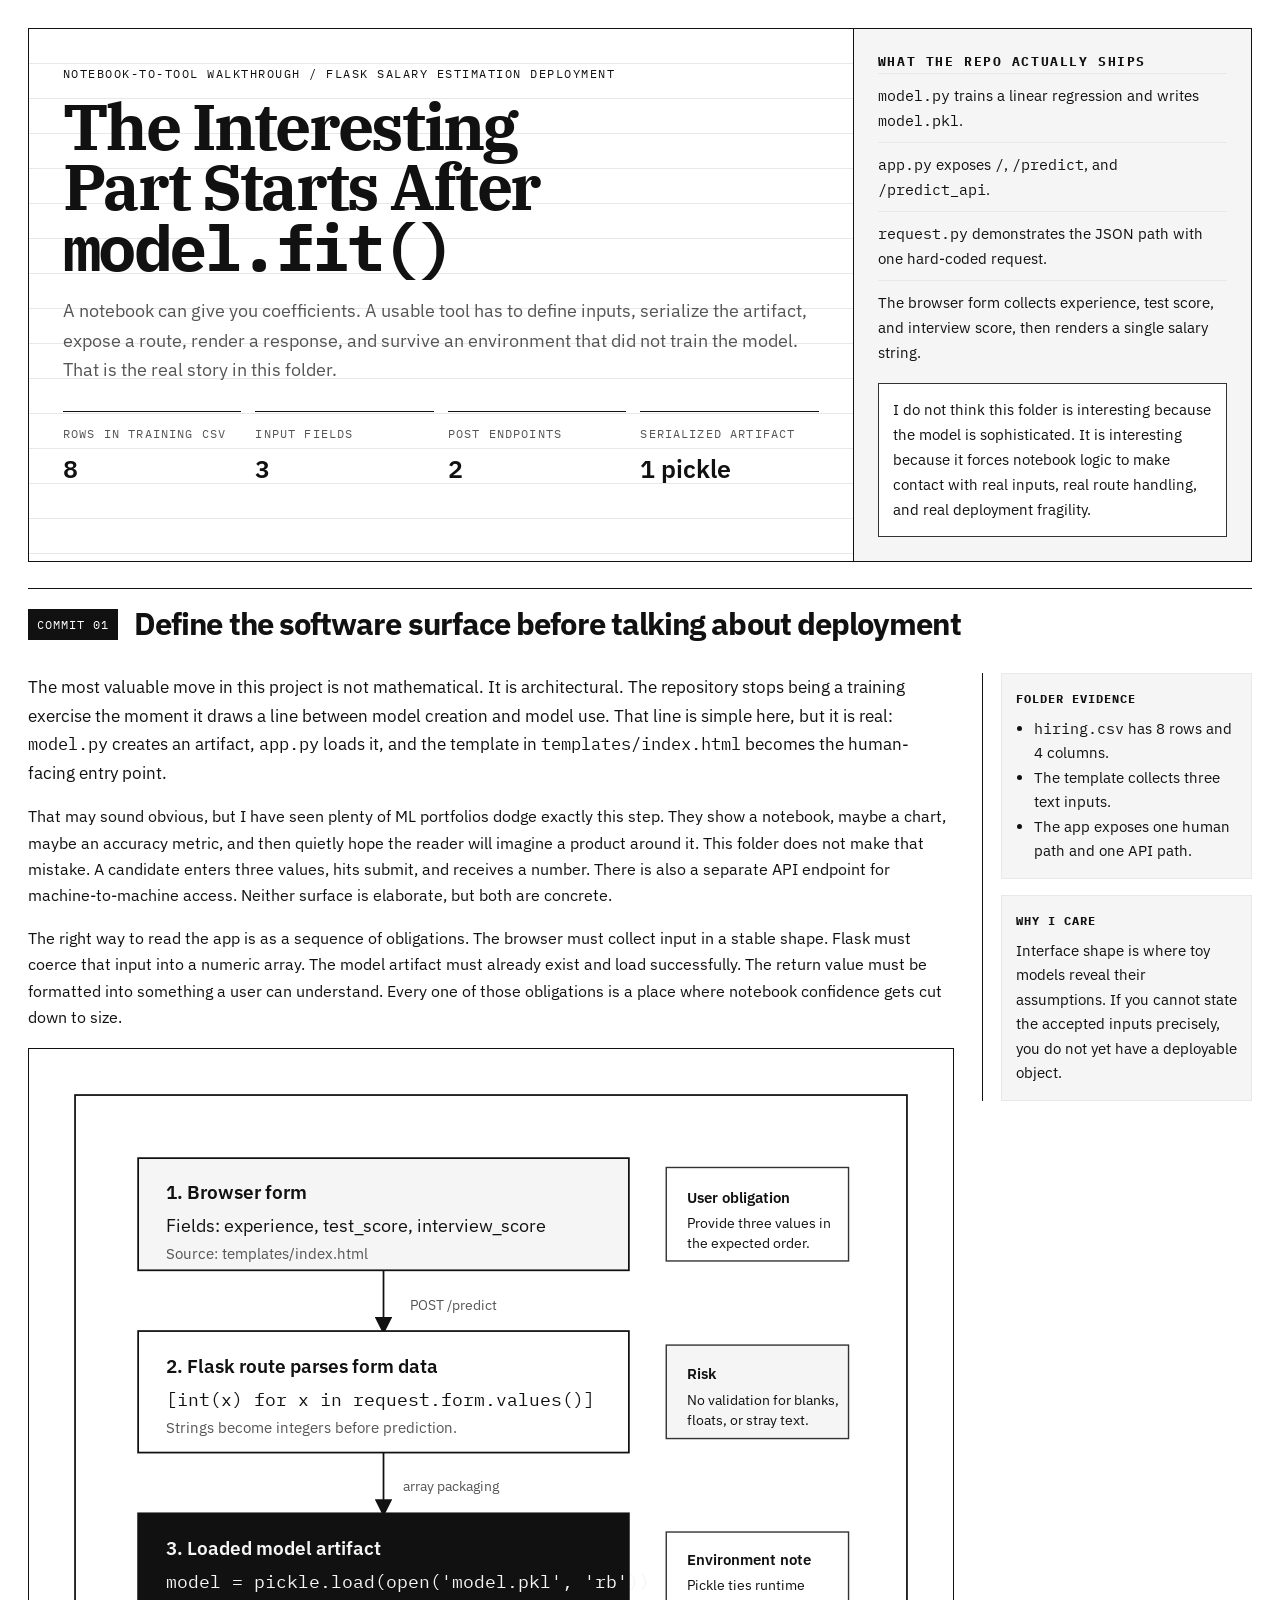
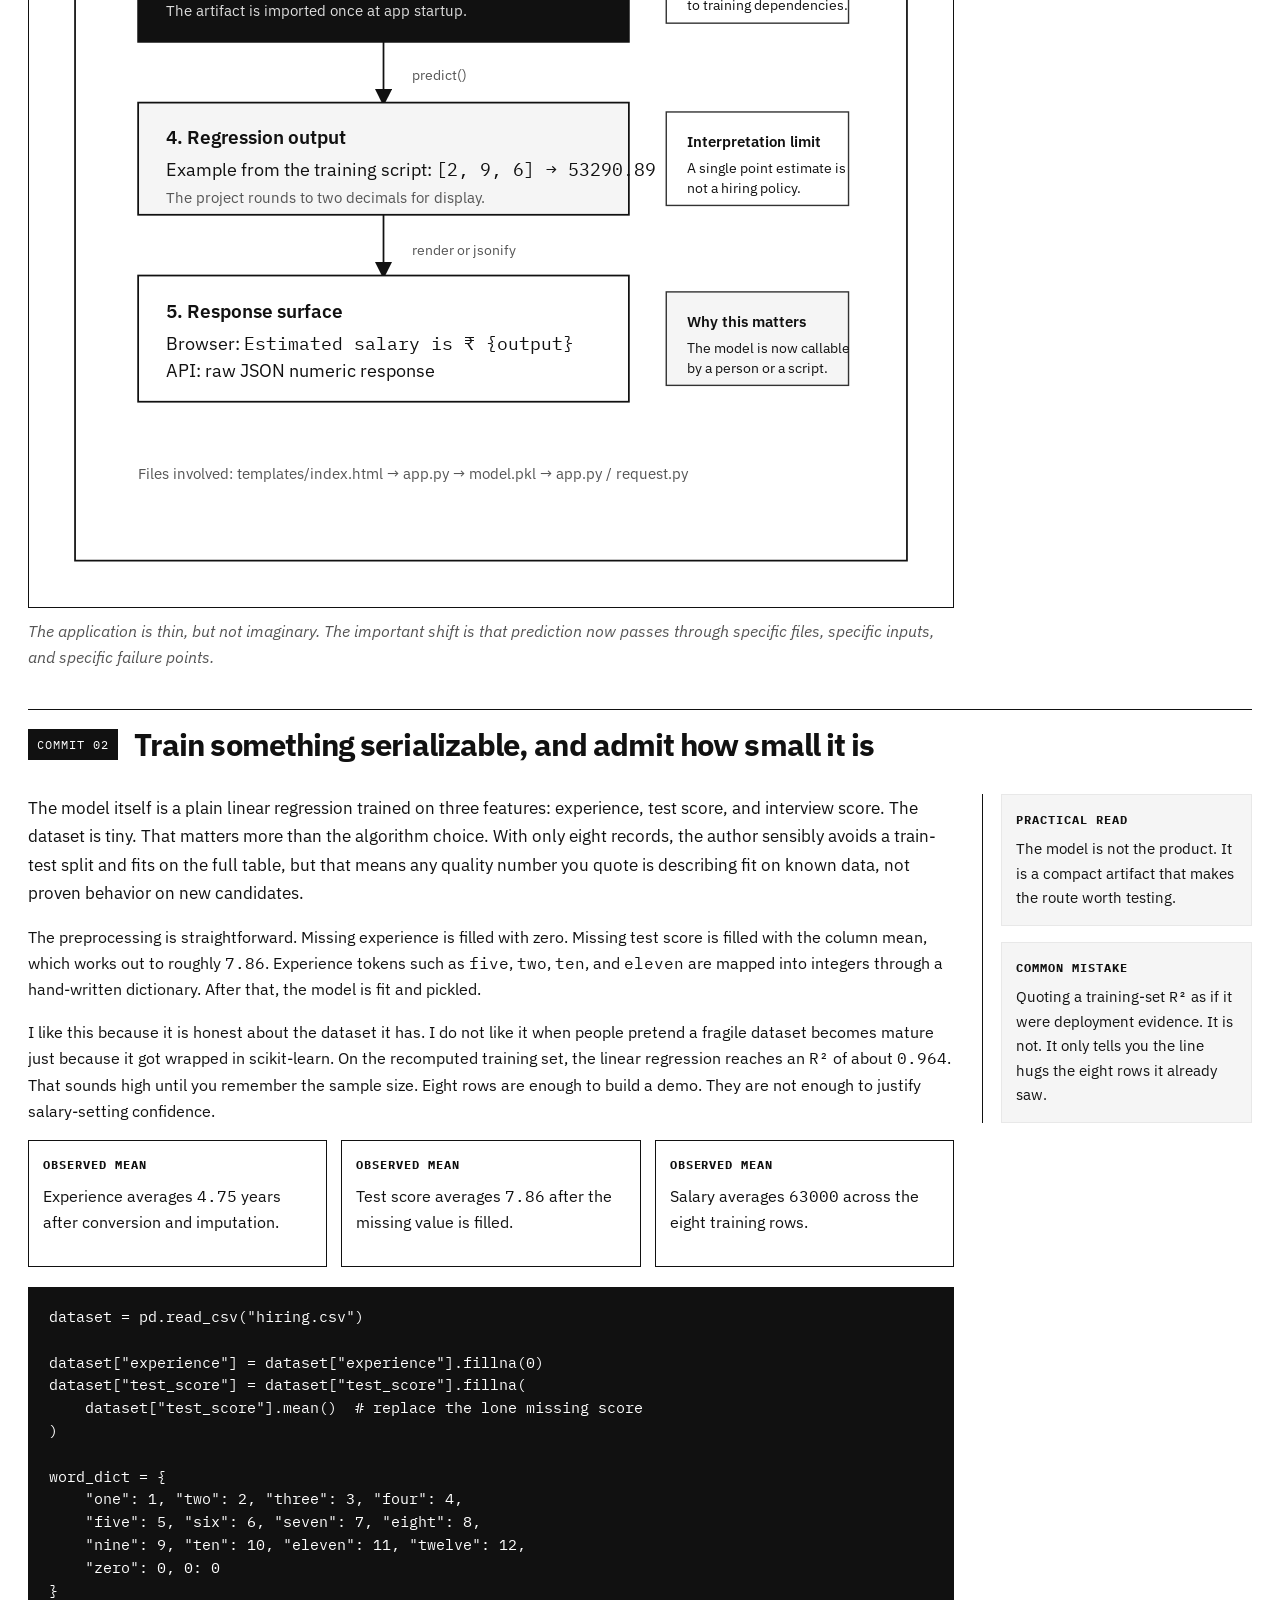
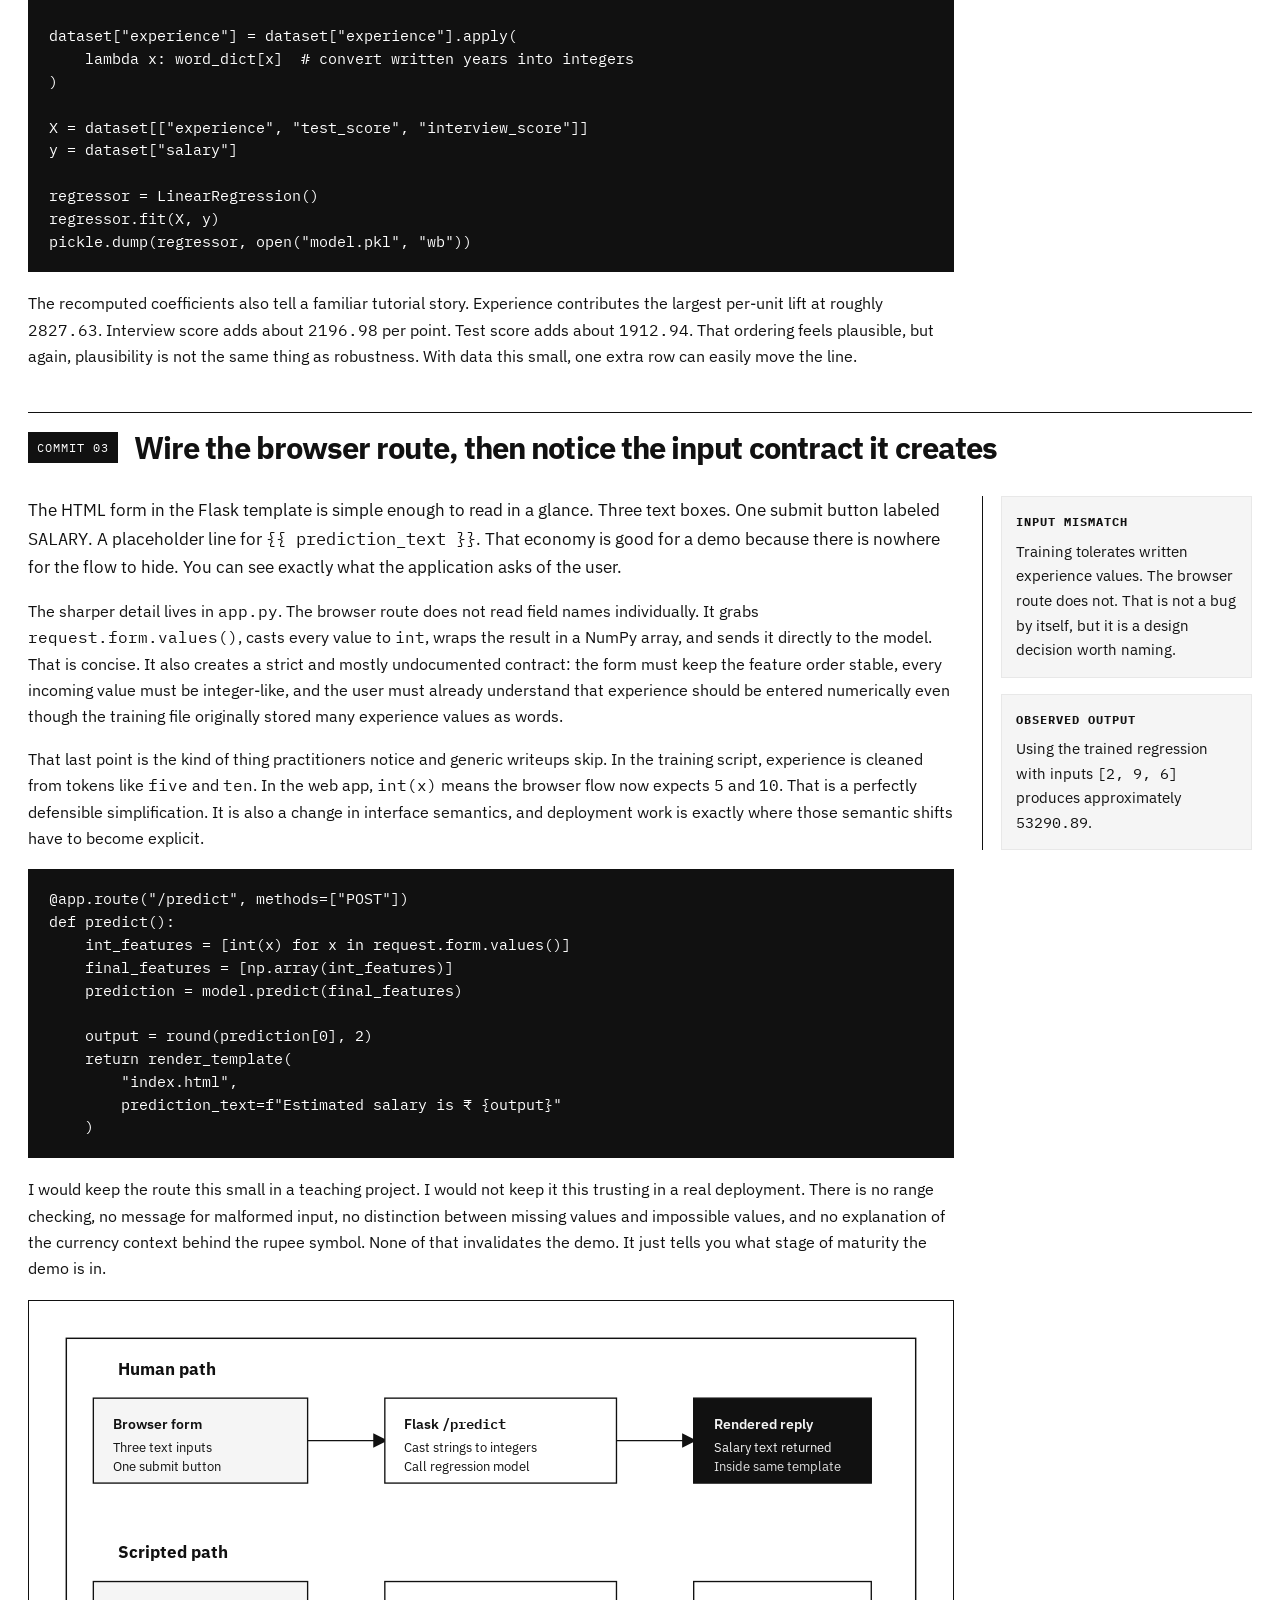
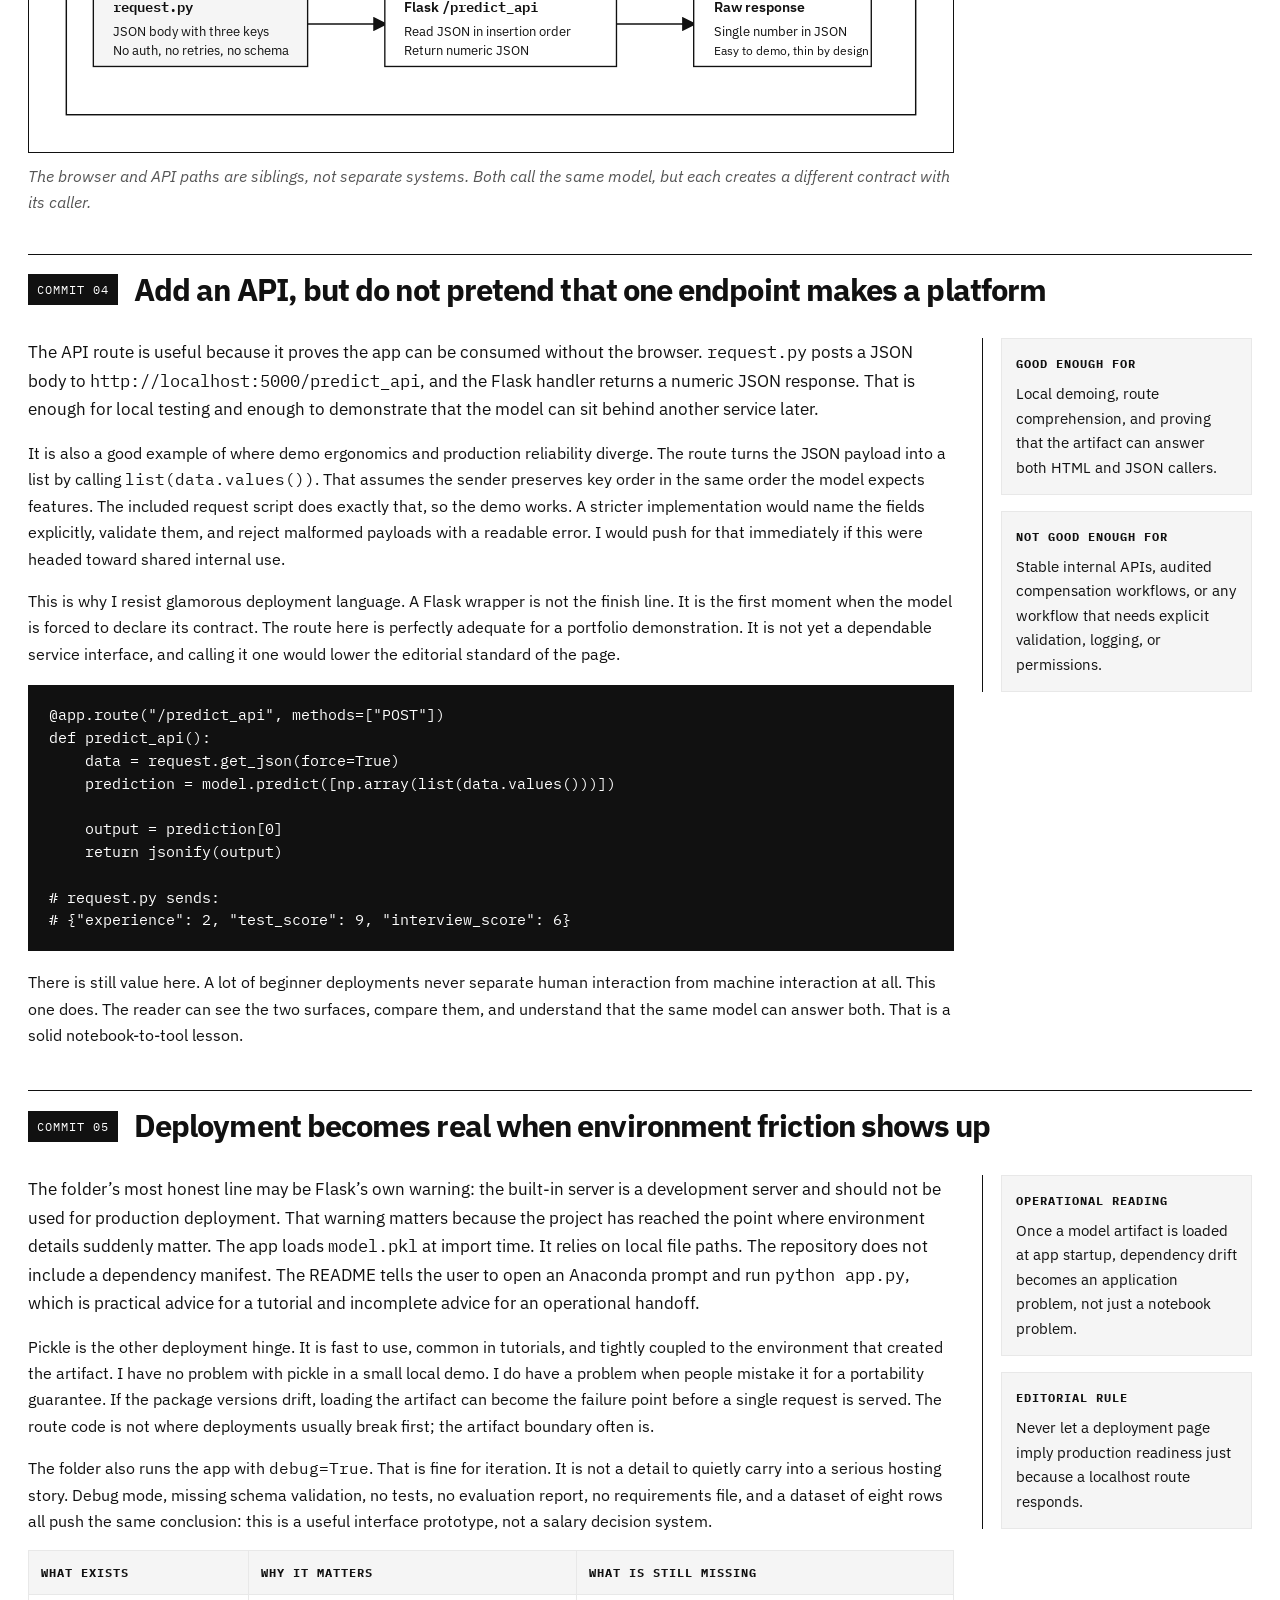
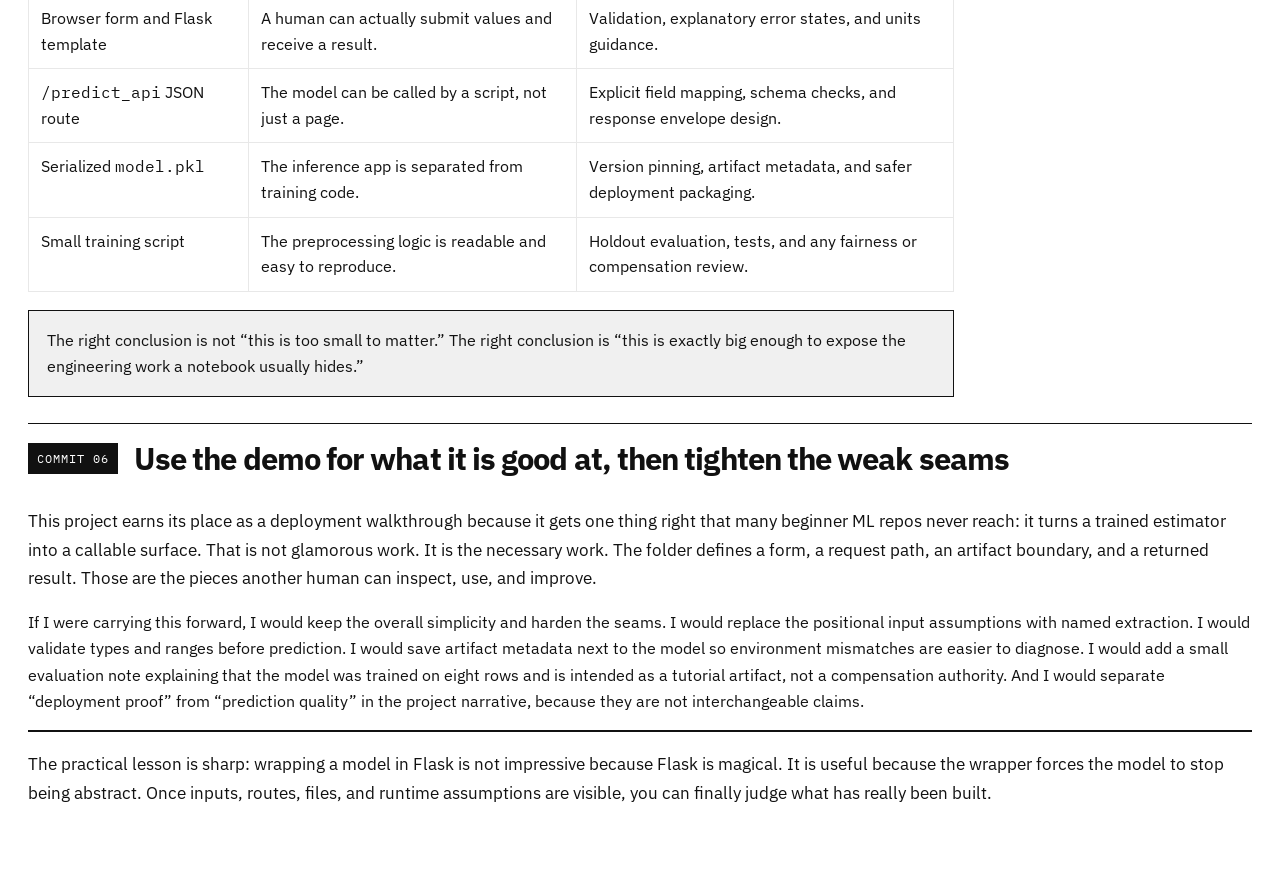
<file: index.html>
<!DOCTYPE html>
<html lang="en">
<head>
  <meta charset="UTF-8">
  <meta name="viewport" content="width=device-width, initial-scale=1.0">
  <title>The Interesting Part Starts After model.fit()</title>
  <meta name="description" content="An engineer's walkthrough of turning a tiny salary model into a usable Flask interface, and why that still does not count as production readiness.">
  <link href="https://fonts.googleapis.com/css2?family=IBM+Plex+Sans:wght@400;500;600;700&amp;family=IBM+Plex+Serif:wght@400;500;600;700&amp;family=IBM+Plex+Mono:wght@400;500;600&amp;display=swap" rel="stylesheet">
  <style>
    :root {
      color-scheme: light;
      --bg: #ffffff;
      --paper: #f5f5f5;
      --panel: #f0f0f0;
      --ink: #111111;
      --muted: #555555;
      --soft: #888888;
      --rule: #e8e8e8;
      --edge: #333333;
      --black: #111111;
      --white: #ffffff;
    }

    * {
      box-sizing: border-box;
    }

    html {
      scroll-behavior: smooth;
    }

    body {
      margin: 0;
      background: var(--bg);
      color: var(--ink);
      font-family: "IBM Plex Sans", system-ui, sans-serif;
      line-height: 1.65;
    }

    a {
      color: inherit;
      text-decoration-thickness: 1px;
      text-underline-offset: 0.18em;
    }

    .page {
      max-width: 1460px;
      margin: 0 auto;
      padding: 28px 28px 72px;
    }

    .masthead {
      border: 1px solid var(--black);
      display: grid;
      grid-template-columns: minmax(0, 1.35fr) minmax(280px, 0.65fr);
      background:
        repeating-linear-gradient(
          180deg,
          var(--white) 0,
          var(--white) 34px,
          var(--rule) 34px,
          var(--rule) 35px
        );
    }

    .lead {
      padding: 34px 34px 28px;
      border-right: 1px solid var(--black);
    }

    .utility {
      padding: 22px 24px 24px;
      background: var(--paper);
      display: flex;
      flex-direction: column;
      gap: 18px;
    }

    .eyebrow {
      margin: 0 0 12px;
      font-family: "IBM Plex Mono", monospace;
      font-size: 0.78rem;
      letter-spacing: 0.12em;
      text-transform: uppercase;
    }

    h1 {
      margin: 0;
      max-width: 14ch;
      font-family: "IBM Plex Serif", Georgia, serif;
      font-size: clamp(2.9rem, 5vw, 5.4rem);
      line-height: 0.95;
      letter-spacing: -0.04em;
    }

    .deck {
      max-width: 48rem;
      margin: 18px 0 0;
      font-size: 1.12rem;
      color: var(--muted);
    }

    .summary-grid {
      display: grid;
      grid-template-columns: repeat(4, minmax(0, 1fr));
      gap: 14px;
      margin-top: 26px;
    }

    .summary-card {
      border-top: 1px solid var(--black);
      padding-top: 12px;
    }

    .summary-card span {
      display: block;
      font-family: "IBM Plex Mono", monospace;
      font-size: 0.72rem;
      text-transform: uppercase;
      letter-spacing: 0.1em;
      color: var(--muted);
      margin-bottom: 6px;
    }

    .summary-card strong {
      font-size: 1.55rem;
      font-weight: 600;
    }

    .utility h2,
    .utility p {
      margin: 0;
    }

    .utility h2 {
      font-family: "IBM Plex Mono", monospace;
      font-size: 0.82rem;
      text-transform: uppercase;
      letter-spacing: 0.12em;
    }

    .utility-list {
      margin: 0;
      padding: 0;
      list-style: none;
      display: grid;
      gap: 9px;
    }

    .utility-list li {
      padding-top: 9px;
      border-top: 1px solid var(--rule);
      font-size: 0.95rem;
    }

    .utility-note {
      padding: 14px;
      border: 1px solid var(--edge);
      background: var(--white);
      font-size: 0.94rem;
    }

    .walkthrough {
      margin-top: 26px;
      display: grid;
      gap: 26px;
    }

    .section {
      border-top: 1px solid var(--black);
      padding-top: 18px;
      display: grid;
      grid-template-columns: minmax(0, 1fr) 270px;
      gap: 28px;
      align-items: start;
    }

    .section.full {
      grid-template-columns: 1fr;
    }

    .section-head {
      grid-column: 1 / -1;
      display: flex;
      align-items: center;
      gap: 16px;
      flex-wrap: wrap;
      margin-bottom: 4px;
    }

    .commit {
      display: inline-flex;
      align-items: center;
      padding: 5px 9px;
      background: var(--black);
      color: var(--white);
      font-family: "IBM Plex Mono", monospace;
      font-size: 0.78rem;
      letter-spacing: 0.08em;
      text-transform: uppercase;
    }

    .section h2 {
      margin: 0;
      font-size: clamp(1.5rem, 2.4vw, 2.25rem);
      line-height: 1.1;
      letter-spacing: -0.03em;
      font-weight: 700;
    }

    .section-body {
      min-width: 0;
    }

    .section-body > p:first-of-type {
      margin-top: 0;
      font-size: 1.08rem;
    }

    .section-body p,
    .section-body ul,
    .section-body ol {
      margin: 0 0 16px;
    }

    .section-body ul,
    .section-body ol {
      padding-left: 20px;
    }

    .margin {
      border-left: 1px solid var(--black);
      padding-left: 18px;
      display: grid;
      gap: 16px;
    }

    .margin-card {
      background: var(--paper);
      border: 1px solid var(--rule);
      padding: 14px;
    }

    .margin-card h3 {
      margin: 0 0 8px;
      font-family: "IBM Plex Mono", monospace;
      font-size: 0.78rem;
      letter-spacing: 0.08em;
      text-transform: uppercase;
    }

    .margin-card p,
    .margin-card ul {
      margin: 0;
      font-size: 0.93rem;
    }

    .margin-card ul {
      padding-left: 18px;
    }

    figure {
      margin: 18px 0 12px;
    }

    .diagram-frame {
      border: 1px solid var(--black);
      background: var(--white);
      padding: 18px;
    }

    svg {
      width: 100%;
      height: auto;
      display: block;
      font-family: "IBM Plex Sans", system-ui, sans-serif;
    }

    figcaption {
      margin-top: 10px;
      font-style: italic;
      color: var(--muted);
    }

    .codeblock {
      margin: 18px 0;
      background: var(--black);
      color: var(--white);
      padding: 18px 20px;
      overflow-x: auto;
      border: 1px solid var(--black);
    }

    pre,
    code {
      font-family: "IBM Plex Mono", monospace;
    }

    pre {
      margin: 0;
      font-size: 0.92rem;
      line-height: 1.55;
      white-space: pre;
    }

    .comparison {
      width: 100%;
      border-collapse: collapse;
      margin: 10px 0 18px;
      font-size: 0.97rem;
    }

    .comparison th,
    .comparison td {
      padding: 11px 12px;
      border: 1px solid var(--rule);
      vertical-align: top;
      text-align: left;
    }

    .comparison th {
      font-family: "IBM Plex Mono", monospace;
      font-size: 0.78rem;
      letter-spacing: 0.08em;
      text-transform: uppercase;
      background: var(--paper);
    }

    .callout-strip {
      display: grid;
      grid-template-columns: repeat(3, minmax(0, 1fr));
      gap: 14px;
      margin: 10px 0 20px;
    }

    .callout {
      border: 1px solid var(--black);
      padding: 14px;
      background: var(--white);
    }

    .callout strong {
      display: block;
      font-family: "IBM Plex Mono", monospace;
      font-size: 0.75rem;
      text-transform: uppercase;
      letter-spacing: 0.08em;
      margin-bottom: 8px;
    }

    .divider-note {
      padding: 16px 18px;
      border: 1px solid var(--black);
      background: var(--panel);
      font-size: 1rem;
    }

    .closing {
      border-top: 2px solid var(--black);
      padding-top: 18px;
      margin-top: 8px;
      font-size: 1.08rem;
    }

    @media (max-width: 1080px) {
      .masthead {
        grid-template-columns: 1fr;
      }

      .lead {
        border-right: none;
        border-bottom: 1px solid var(--black);
      }

      .section {
        grid-template-columns: 1fr;
      }

      .margin {
        border-left: none;
        border-top: 1px solid var(--rule);
        padding-left: 0;
        padding-top: 18px;
      }

      .summary-grid,
      .callout-strip {
        grid-template-columns: repeat(2, minmax(0, 1fr));
      }
    }

    @media (max-width: 720px) {
      .page {
        padding: 16px 16px 42px;
      }

      h1 {
        max-width: none;
      }

      .summary-grid,
      .callout-strip {
        grid-template-columns: 1fr;
      }

      .diagram-frame {
        padding: 10px;
      }
    }
  </style>
</head>
<body>
  <div class="page">
    <header class="masthead">
      <div class="lead">
        <p class="eyebrow">Notebook-to-Tool Walkthrough / Flask Salary Estimation Deployment</p>
        <h1>The Interesting Part Starts After <code>model.fit()</code></h1>
        <p class="deck">A notebook can give you coefficients. A usable tool has to define inputs, serialize the artifact, expose a route, render a response, and survive an environment that did not train the model. That is the real story in this folder.</p>
        <div class="summary-grid">
          <div class="summary-card">
            <span>Rows in Training CSV</span>
            <strong>8</strong>
          </div>
          <div class="summary-card">
            <span>Input Fields</span>
            <strong>3</strong>
          </div>
          <div class="summary-card">
            <span>POST Endpoints</span>
            <strong>2</strong>
          </div>
          <div class="summary-card">
            <span>Serialized Artifact</span>
            <strong>1 pickle</strong>
          </div>
        </div>
      </div>
      <aside class="utility">
        <div>
          <h2>What The Repo Actually Ships</h2>
          <ul class="utility-list">
            <li><code>model.py</code> trains a linear regression and writes <code>model.pkl</code>.</li>
            <li><code>app.py</code> exposes <code>/</code>, <code>/predict</code>, and <code>/predict_api</code>.</li>
            <li><code>request.py</code> demonstrates the JSON path with one hard-coded request.</li>
            <li>The browser form collects experience, test score, and interview score, then renders a single salary string.</li>
          </ul>
        </div>
        <div class="utility-note">
          I do not think this folder is interesting because the model is sophisticated. It is interesting because it forces notebook logic to make contact with real inputs, real route handling, and real deployment fragility.
        </div>
      </aside>
    </header>

    <main class="walkthrough">
      <section class="section">
        <div class="section-head">
          <span class="commit">commit 01</span>
          <h2>Define the software surface before talking about deployment</h2>
        </div>
        <div class="section-body">
          <p>The most valuable move in this project is not mathematical. It is architectural. The repository stops being a training exercise the moment it draws a line between model creation and model use. That line is simple here, but it is real: <code>model.py</code> creates an artifact, <code>app.py</code> loads it, and the template in <code>templates/index.html</code> becomes the human-facing entry point.</p>
          <p>That may sound obvious, but I have seen plenty of ML portfolios dodge exactly this step. They show a notebook, maybe a chart, maybe an accuracy metric, and then quietly hope the reader will imagine a product around it. This folder does not make that mistake. A candidate enters three values, hits submit, and receives a number. There is also a separate API endpoint for machine-to-machine access. Neither surface is elaborate, but both are concrete.</p>
          <p>The right way to read the app is as a sequence of obligations. The browser must collect input in a stable shape. Flask must coerce that input into a numeric array. The model artifact must already exist and load successfully. The return value must be formatted into something a user can understand. Every one of those obligations is a place where notebook confidence gets cut down to size.</p>

          <figure>
            <div class="diagram-frame">
              <svg viewBox="0 0 760 960" role="img" aria-labelledby="ladder-title ladder-desc">
                <title id="ladder-title">Request ladder for the Flask salary estimator</title>
                <desc id="ladder-desc">A stacked route diagram showing how browser or client input moves through the Flask application and into the pickled regression model before returning a rendered salary response.</desc>
                <defs>
                  <marker id="arrow" markerWidth="10" markerHeight="10" refX="8" refY="5" orient="auto">
                    <path d="M0,0 L10,5 L0,10 z" fill="#111111"></path>
                  </marker>
                </defs>

                <rect x="24" y="24" width="712" height="912" fill="#ffffff" stroke="#111111" stroke-width="1.5"></rect>

                <rect x="78" y="78" width="420" height="96" fill="#f5f5f5" stroke="#111111" stroke-width="1.5"></rect>
                <text x="102" y="113" font-size="16" font-weight="600" fill="#111111">1. Browser form</text>
                <text x="102" y="141" font-size="15" fill="#111111">Fields: experience, test_score, interview_score</text>
                <text x="102" y="164" font-size="13" fill="#555555">Source: templates/index.html</text>
                <rect x="530" y="86" width="156" height="80" fill="#ffffff" stroke="#333333" stroke-width="1.2"></rect>
                <text x="548" y="116" font-size="13" font-weight="600" fill="#111111">User obligation</text>
                <text x="548" y="138" font-size="12" fill="#111111">Provide three values in</text>
                <text x="548" y="155" font-size="12" fill="#111111">the expected order.</text>

                <line x1="288" y1="174" x2="288" y2="226" stroke="#111111" stroke-width="1.5" marker-end="url(#arrow)"></line>
                <text x="311" y="208" font-size="12" fill="#555555">POST /predict</text>

                <rect x="78" y="226" width="420" height="104" fill="#ffffff" stroke="#111111" stroke-width="1.5"></rect>
                <text x="102" y="262" font-size="16" font-weight="600" fill="#111111">2. Flask route parses form data</text>
                <text x="102" y="290" font-size="15" fill="#111111"><tspan font-family="IBM Plex Mono, monospace">[int(x) for x in request.form.values()]</tspan></text>
                <text x="102" y="313" font-size="13" fill="#555555">Strings become integers before prediction.</text>
                <rect x="530" y="238" width="156" height="80" fill="#f5f5f5" stroke="#333333" stroke-width="1.2"></rect>
                <text x="548" y="267" font-size="13" font-weight="600" fill="#111111">Risk</text>
                <text x="548" y="289" font-size="12" fill="#111111">No validation for blanks,</text>
                <text x="548" y="306" font-size="12" fill="#111111">floats, or stray text.</text>

                <line x1="288" y1="330" x2="288" y2="382" stroke="#111111" stroke-width="1.5" marker-end="url(#arrow)"></line>
                <text x="305" y="363" font-size="12" fill="#555555">array packaging</text>

                <rect x="78" y="382" width="420" height="110" fill="#111111" stroke="#111111" stroke-width="1.5"></rect>
                <text x="102" y="418" font-size="16" font-weight="600" fill="#f5f5f5">3. Loaded model artifact</text>
                <text x="102" y="446" font-size="15" fill="#f5f5f5"><tspan font-family="IBM Plex Mono, monospace">model = pickle.load(open('model.pkl', 'rb'))</tspan></text>
                <text x="102" y="470" font-size="13" fill="#dddddd">The artifact is imported once at app startup.</text>
                <rect x="530" y="398" width="156" height="78" fill="#ffffff" stroke="#333333" stroke-width="1.2"></rect>
                <text x="548" y="426" font-size="13" font-weight="600" fill="#111111">Environment note</text>
                <text x="548" y="448" font-size="12" fill="#111111">Pickle ties runtime</text>
                <text x="548" y="465" font-size="12" fill="#111111">to training dependencies.</text>

                <line x1="288" y1="492" x2="288" y2="544" stroke="#111111" stroke-width="1.5" marker-end="url(#arrow)"></line>
                <text x="312" y="525" font-size="12" fill="#555555">predict()</text>

                <rect x="78" y="544" width="420" height="96" fill="#f5f5f5" stroke="#111111" stroke-width="1.5"></rect>
                <text x="102" y="579" font-size="16" font-weight="600" fill="#111111">4. Regression output</text>
                <text x="102" y="607" font-size="15" fill="#111111">Example from the training script: <tspan font-family="IBM Plex Mono, monospace">[2, 9, 6] → 53290.89</tspan></text>
                <text x="102" y="630" font-size="13" fill="#555555">The project rounds to two decimals for display.</text>
                <rect x="530" y="552" width="156" height="80" fill="#ffffff" stroke="#333333" stroke-width="1.2"></rect>
                <text x="548" y="582" font-size="13" font-weight="600" fill="#111111">Interpretation limit</text>
                <text x="548" y="604" font-size="12" fill="#111111">A single point estimate is</text>
                <text x="548" y="621" font-size="12" fill="#111111">not a hiring policy.</text>

                <line x1="288" y1="640" x2="288" y2="692" stroke="#111111" stroke-width="1.5" marker-end="url(#arrow)"></line>
                <text x="312" y="674" font-size="12" fill="#555555">render or jsonify</text>

                <rect x="78" y="692" width="420" height="108" fill="#ffffff" stroke="#111111" stroke-width="1.5"></rect>
                <text x="102" y="728" font-size="16" font-weight="600" fill="#111111">5. Response surface</text>
                <text x="102" y="756" font-size="15" fill="#111111">Browser: <tspan font-family="IBM Plex Mono, monospace">Estimated salary is ₹ {output}</tspan></text>
                <text x="102" y="779" font-size="15" fill="#111111">API: raw JSON numeric response</text>
                <rect x="530" y="706" width="156" height="80" fill="#f5f5f5" stroke="#333333" stroke-width="1.2"></rect>
                <text x="548" y="736" font-size="13" font-weight="600" fill="#111111">Why this matters</text>
                <text x="548" y="758" font-size="12" fill="#111111">The model is now callable</text>
                <text x="548" y="775" font-size="12" fill="#111111">by a person or a script.</text>

                <text x="78" y="866" font-size="13" fill="#555555">Files involved: templates/index.html → app.py → model.pkl → app.py / request.py</text>
              </svg>
            </div>
            <figcaption>The application is thin, but not imaginary. The important shift is that prediction now passes through specific files, specific inputs, and specific failure points.</figcaption>
          </figure>
        </div>
        <aside class="margin">
          <div class="margin-card">
            <h3>Folder Evidence</h3>
            <ul>
              <li><code>hiring.csv</code> has 8 rows and 4 columns.</li>
              <li>The template collects three text inputs.</li>
              <li>The app exposes one human path and one API path.</li>
            </ul>
          </div>
          <div class="margin-card">
            <h3>Why I Care</h3>
            <p>Interface shape is where toy models reveal their assumptions. If you cannot state the accepted inputs precisely, you do not yet have a deployable object.</p>
          </div>
        </aside>
      </section>

      <section class="section">
        <div class="section-head">
          <span class="commit">commit 02</span>
          <h2>Train something serializable, and admit how small it is</h2>
        </div>
        <div class="section-body">
          <p>The model itself is a plain linear regression trained on three features: experience, test score, and interview score. The dataset is tiny. That matters more than the algorithm choice. With only eight records, the author sensibly avoids a train-test split and fits on the full table, but that means any quality number you quote is describing fit on known data, not proven behavior on new candidates.</p>
          <p>The preprocessing is straightforward. Missing experience is filled with zero. Missing test score is filled with the column mean, which works out to roughly <code>7.86</code>. Experience tokens such as <code>five</code>, <code>two</code>, <code>ten</code>, and <code>eleven</code> are mapped into integers through a hand-written dictionary. After that, the model is fit and pickled.</p>
          <p>I like this because it is honest about the dataset it has. I do not like it when people pretend a fragile dataset becomes mature just because it got wrapped in scikit-learn. On the recomputed training set, the linear regression reaches an <code>R²</code> of about <code>0.964</code>. That sounds high until you remember the sample size. Eight rows are enough to build a demo. They are not enough to justify salary-setting confidence.</p>

          <div class="callout-strip">
            <div class="callout">
              <strong>Observed Mean</strong>
              <p>Experience averages <code>4.75</code> years after conversion and imputation.</p>
            </div>
            <div class="callout">
              <strong>Observed Mean</strong>
              <p>Test score averages <code>7.86</code> after the missing value is filled.</p>
            </div>
            <div class="callout">
              <strong>Observed Mean</strong>
              <p>Salary averages <code>63000</code> across the eight training rows.</p>
            </div>
          </div>

          <div class="codeblock">
            <pre>dataset = pd.read_csv("hiring.csv")

dataset["experience"] = dataset["experience"].fillna(0)
dataset["test_score"] = dataset["test_score"].fillna(
    dataset["test_score"].mean()  # replace the lone missing score
)

word_dict = {
    "one": 1, "two": 2, "three": 3, "four": 4,
    "five": 5, "six": 6, "seven": 7, "eight": 8,
    "nine": 9, "ten": 10, "eleven": 11, "twelve": 12,
    "zero": 0, 0: 0
}

dataset["experience"] = dataset["experience"].apply(
    lambda x: word_dict[x]  # convert written years into integers
)

X = dataset[["experience", "test_score", "interview_score"]]
y = dataset["salary"]

regressor = LinearRegression()
regressor.fit(X, y)
pickle.dump(regressor, open("model.pkl", "wb"))</pre>
          </div>

          <p>The recomputed coefficients also tell a familiar tutorial story. Experience contributes the largest per-unit lift at roughly <code>2827.63</code>. Interview score adds about <code>2196.98</code> per point. Test score adds about <code>1912.94</code>. That ordering feels plausible, but again, plausibility is not the same thing as robustness. With data this small, one extra row can easily move the line.</p>
        </div>
        <aside class="margin">
          <div class="margin-card">
            <h3>Practical Read</h3>
            <p>The model is not the product. It is a compact artifact that makes the route worth testing.</p>
          </div>
          <div class="margin-card">
            <h3>Common Mistake</h3>
            <p>Quoting a training-set <code>R²</code> as if it were deployment evidence. It is not. It only tells you the line hugs the eight rows it already saw.</p>
          </div>
        </aside>
      </section>

      <section class="section">
        <div class="section-head">
          <span class="commit">commit 03</span>
          <h2>Wire the browser route, then notice the input contract it creates</h2>
        </div>
        <div class="section-body">
          <p>The HTML form in the Flask template is simple enough to read in a glance. Three text boxes. One submit button labeled <code>SALARY</code>. A placeholder line for <code>{{ prediction_text }}</code>. That economy is good for a demo because there is nowhere for the flow to hide. You can see exactly what the application asks of the user.</p>
          <p>The sharper detail lives in <code>app.py</code>. The browser route does not read field names individually. It grabs <code>request.form.values()</code>, casts every value to <code>int</code>, wraps the result in a NumPy array, and sends it directly to the model. That is concise. It also creates a strict and mostly undocumented contract: the form must keep the feature order stable, every incoming value must be integer-like, and the user must already understand that experience should be entered numerically even though the training file originally stored many experience values as words.</p>
          <p>That last point is the kind of thing practitioners notice and generic writeups skip. In the training script, experience is cleaned from tokens like <code>five</code> and <code>ten</code>. In the web app, <code>int(x)</code> means the browser flow now expects <code>5</code> and <code>10</code>. That is a perfectly defensible simplification. It is also a change in interface semantics, and deployment work is exactly where those semantic shifts have to become explicit.</p>

          <div class="codeblock">
            <pre>@app.route("/predict", methods=["POST"])
def predict():
    int_features = [int(x) for x in request.form.values()]
    final_features = [np.array(int_features)]
    prediction = model.predict(final_features)

    output = round(prediction[0], 2)
    return render_template(
        "index.html",
        prediction_text=f"Estimated salary is ₹ {output}"
    )</pre>
          </div>

          <p>I would keep the route this small in a teaching project. I would not keep it this trusting in a real deployment. There is no range checking, no message for malformed input, no distinction between missing values and impossible values, and no explanation of the currency context behind the rupee symbol. None of that invalidates the demo. It just tells you what stage of maturity the demo is in.</p>

          <figure>
            <div class="diagram-frame">
              <svg viewBox="0 0 920 430" role="img" aria-labelledby="story-title story-desc">
                <title id="story-title">Browser and API storyboard for the salary estimator</title>
                <desc id="story-desc">A side-by-side diagram comparing the human form submission path with the JSON API path, showing how both end at the same regression model but return different response formats.</desc>
                <defs>
                  <marker id="arrow-two" markerWidth="10" markerHeight="10" refX="8" refY="5" orient="auto">
                    <path d="M0,0 L10,5 L0,10 z" fill="#111111"></path>
                  </marker>
                </defs>

                <rect x="20" y="20" width="880" height="390" fill="#ffffff" stroke="#111111" stroke-width="1.5"></rect>

                <text x="74" y="58" font-size="18" font-weight="700" fill="#111111">Human path</text>
                <rect x="48" y="82" width="222" height="88" fill="#f5f5f5" stroke="#111111" stroke-width="1.4"></rect>
                <text x="68" y="114" font-size="15" font-weight="600" fill="#111111">Browser form</text>
                <text x="68" y="138" font-size="13" fill="#111111">Three text inputs</text>
                <text x="68" y="158" font-size="13" fill="#111111">One submit button</text>

                <line x1="270" y1="126" x2="350" y2="126" stroke="#111111" stroke-width="1.5" marker-end="url(#arrow-two)"></line>

                <rect x="350" y="82" width="240" height="88" fill="#ffffff" stroke="#111111" stroke-width="1.4"></rect>
                <text x="370" y="114" font-size="15" font-weight="600" fill="#111111">Flask <tspan font-family="IBM Plex Mono, monospace">/predict</tspan></text>
                <text x="370" y="138" font-size="13" fill="#111111">Cast strings to integers</text>
                <text x="370" y="158" font-size="13" fill="#111111">Call regression model</text>

                <line x1="590" y1="126" x2="670" y2="126" stroke="#111111" stroke-width="1.5" marker-end="url(#arrow-two)"></line>

                <rect x="670" y="82" width="184" height="88" fill="#111111" stroke="#111111" stroke-width="1.4"></rect>
                <text x="691" y="114" font-size="15" font-weight="600" fill="#f5f5f5">Rendered reply</text>
                <text x="691" y="138" font-size="13" fill="#f5f5f5">Salary text returned</text>
                <text x="691" y="158" font-size="13" fill="#dddddd">Inside same template</text>

                <text x="74" y="248" font-size="18" font-weight="700" fill="#111111">Scripted path</text>
                <rect x="48" y="272" width="222" height="88" fill="#f5f5f5" stroke="#111111" stroke-width="1.4"></rect>
                <text x="68" y="304" font-size="15" font-weight="600" fill="#111111"><tspan font-family="IBM Plex Mono, monospace">request.py</tspan></text>
                <text x="68" y="328" font-size="13" fill="#111111">JSON body with three keys</text>
                <text x="68" y="348" font-size="13" fill="#111111">No auth, no retries, no schema</text>

                <line x1="270" y1="316" x2="350" y2="316" stroke="#111111" stroke-width="1.5" marker-end="url(#arrow-two)"></line>

                <rect x="350" y="272" width="240" height="88" fill="#ffffff" stroke="#111111" stroke-width="1.4"></rect>
                <text x="370" y="304" font-size="15" font-weight="600" fill="#111111">Flask <tspan font-family="IBM Plex Mono, monospace">/predict_api</tspan></text>
                <text x="370" y="328" font-size="13" fill="#111111">Read JSON in insertion order</text>
                <text x="370" y="348" font-size="13" fill="#111111">Return numeric JSON</text>

                <line x1="590" y1="316" x2="670" y2="316" stroke="#111111" stroke-width="1.5" marker-end="url(#arrow-two)"></line>

                <rect x="670" y="272" width="184" height="88" fill="#ffffff" stroke="#111111" stroke-width="1.4"></rect>
                <text x="691" y="304" font-size="15" font-weight="600" fill="#111111">Raw response</text>
                <text x="691" y="328" font-size="13" fill="#111111">Single number in JSON</text>
                <text x="691" y="348" font-size="12" fill="#111111">Easy to demo, thin by design</text>
              </svg>
            </div>
            <figcaption>The browser and API paths are siblings, not separate systems. Both call the same model, but each creates a different contract with its caller.</figcaption>
          </figure>
        </div>
        <aside class="margin">
          <div class="margin-card">
            <h3>Input Mismatch</h3>
            <p>Training tolerates written experience values. The browser route does not. That is not a bug by itself, but it is a design decision worth naming.</p>
          </div>
          <div class="margin-card">
            <h3>Observed Output</h3>
            <p>Using the trained regression with inputs <code>[2, 9, 6]</code> produces approximately <code>53290.89</code>.</p>
          </div>
        </aside>
      </section>

      <section class="section">
        <div class="section-head">
          <span class="commit">commit 04</span>
          <h2>Add an API, but do not pretend that one endpoint makes a platform</h2>
        </div>
        <div class="section-body">
          <p>The API route is useful because it proves the app can be consumed without the browser. <code>request.py</code> posts a JSON body to <code>http://localhost:5000/predict_api</code>, and the Flask handler returns a numeric JSON response. That is enough for local testing and enough to demonstrate that the model can sit behind another service later.</p>
          <p>It is also a good example of where demo ergonomics and production reliability diverge. The route turns the JSON payload into a list by calling <code>list(data.values())</code>. That assumes the sender preserves key order in the same order the model expects features. The included request script does exactly that, so the demo works. A stricter implementation would name the fields explicitly, validate them, and reject malformed payloads with a readable error. I would push for that immediately if this were headed toward shared internal use.</p>
          <p>This is why I resist glamorous deployment language. A Flask wrapper is not the finish line. It is the first moment when the model is forced to declare its contract. The route here is perfectly adequate for a portfolio demonstration. It is not yet a dependable service interface, and calling it one would lower the editorial standard of the page.</p>

          <div class="codeblock">
            <pre>@app.route("/predict_api", methods=["POST"])
def predict_api():
    data = request.get_json(force=True)
    prediction = model.predict([np.array(list(data.values()))])

    output = prediction[0]
    return jsonify(output)

# request.py sends:
# {"experience": 2, "test_score": 9, "interview_score": 6}</pre>
          </div>

          <p>There is still value here. A lot of beginner deployments never separate human interaction from machine interaction at all. This one does. The reader can see the two surfaces, compare them, and understand that the same model can answer both. That is a solid notebook-to-tool lesson.</p>
        </div>
        <aside class="margin">
          <div class="margin-card">
            <h3>Good Enough For</h3>
            <p>Local demoing, route comprehension, and proving that the artifact can answer both HTML and JSON callers.</p>
          </div>
          <div class="margin-card">
            <h3>Not Good Enough For</h3>
            <p>Stable internal APIs, audited compensation workflows, or any workflow that needs explicit validation, logging, or permissions.</p>
          </div>
        </aside>
      </section>

      <section class="section">
        <div class="section-head">
          <span class="commit">commit 05</span>
          <h2>Deployment becomes real when environment friction shows up</h2>
        </div>
        <div class="section-body">
          <p>The folder’s most honest line may be Flask’s own warning: the built-in server is a development server and should not be used for production deployment. That warning matters because the project has reached the point where environment details suddenly matter. The app loads <code>model.pkl</code> at import time. It relies on local file paths. The repository does not include a dependency manifest. The README tells the user to open an Anaconda prompt and run <code>python app.py</code>, which is practical advice for a tutorial and incomplete advice for an operational handoff.</p>
          <p>Pickle is the other deployment hinge. It is fast to use, common in tutorials, and tightly coupled to the environment that created the artifact. I have no problem with pickle in a small local demo. I do have a problem when people mistake it for a portability guarantee. If the package versions drift, loading the artifact can become the failure point before a single request is served. The route code is not where deployments usually break first; the artifact boundary often is.</p>
          <p>The folder also runs the app with <code>debug=True</code>. That is fine for iteration. It is not a detail to quietly carry into a serious hosting story. Debug mode, missing schema validation, no tests, no evaluation report, no requirements file, and a dataset of eight rows all push the same conclusion: this is a useful interface prototype, not a salary decision system.</p>

          <table class="comparison">
            <thead>
              <tr>
                <th>What Exists</th>
                <th>Why It Matters</th>
                <th>What Is Still Missing</th>
              </tr>
            </thead>
            <tbody>
              <tr>
                <td>Browser form and Flask template</td>
                <td>A human can actually submit values and receive a result.</td>
                <td>Validation, explanatory error states, and units guidance.</td>
              </tr>
              <tr>
                <td><code>/predict_api</code> JSON route</td>
                <td>The model can be called by a script, not just a page.</td>
                <td>Explicit field mapping, schema checks, and response envelope design.</td>
              </tr>
              <tr>
                <td>Serialized <code>model.pkl</code></td>
                <td>The inference app is separated from training code.</td>
                <td>Version pinning, artifact metadata, and safer deployment packaging.</td>
              </tr>
              <tr>
                <td>Small training script</td>
                <td>The preprocessing logic is readable and easy to reproduce.</td>
                <td>Holdout evaluation, tests, and any fairness or compensation review.</td>
              </tr>
            </tbody>
          </table>

          <div class="divider-note">The right conclusion is not “this is too small to matter.” The right conclusion is “this is exactly big enough to expose the engineering work a notebook usually hides.”</div>
        </div>
        <aside class="margin">
          <div class="margin-card">
            <h3>Operational Reading</h3>
            <p>Once a model artifact is loaded at app startup, dependency drift becomes an application problem, not just a notebook problem.</p>
          </div>
          <div class="margin-card">
            <h3>Editorial Rule</h3>
            <p>Never let a deployment page imply production readiness just because a localhost route responds.</p>
          </div>
        </aside>
      </section>

      <section class="section full">
        <div class="section-head">
          <span class="commit">commit 06</span>
          <h2>Use the demo for what it is good at, then tighten the weak seams</h2>
        </div>
        <div class="section-body">
          <p>This project earns its place as a deployment walkthrough because it gets one thing right that many beginner ML repos never reach: it turns a trained estimator into a callable surface. That is not glamorous work. It is the necessary work. The folder defines a form, a request path, an artifact boundary, and a returned result. Those are the pieces another human can inspect, use, and improve.</p>
          <p>If I were carrying this forward, I would keep the overall simplicity and harden the seams. I would replace the positional input assumptions with named extraction. I would validate types and ranges before prediction. I would save artifact metadata next to the model so environment mismatches are easier to diagnose. I would add a small evaluation note explaining that the model was trained on eight rows and is intended as a tutorial artifact, not a compensation authority. And I would separate “deployment proof” from “prediction quality” in the project narrative, because they are not interchangeable claims.</p>
          <p class="closing">The practical lesson is sharp: wrapping a model in Flask is not impressive because Flask is magical. It is useful because the wrapper forces the model to stop being abstract. Once inputs, routes, files, and runtime assumptions are visible, you can finally judge what has really been built.</p>
        </div>
      </section>
    </main>
  </div>
</body>
</html>
</file>
